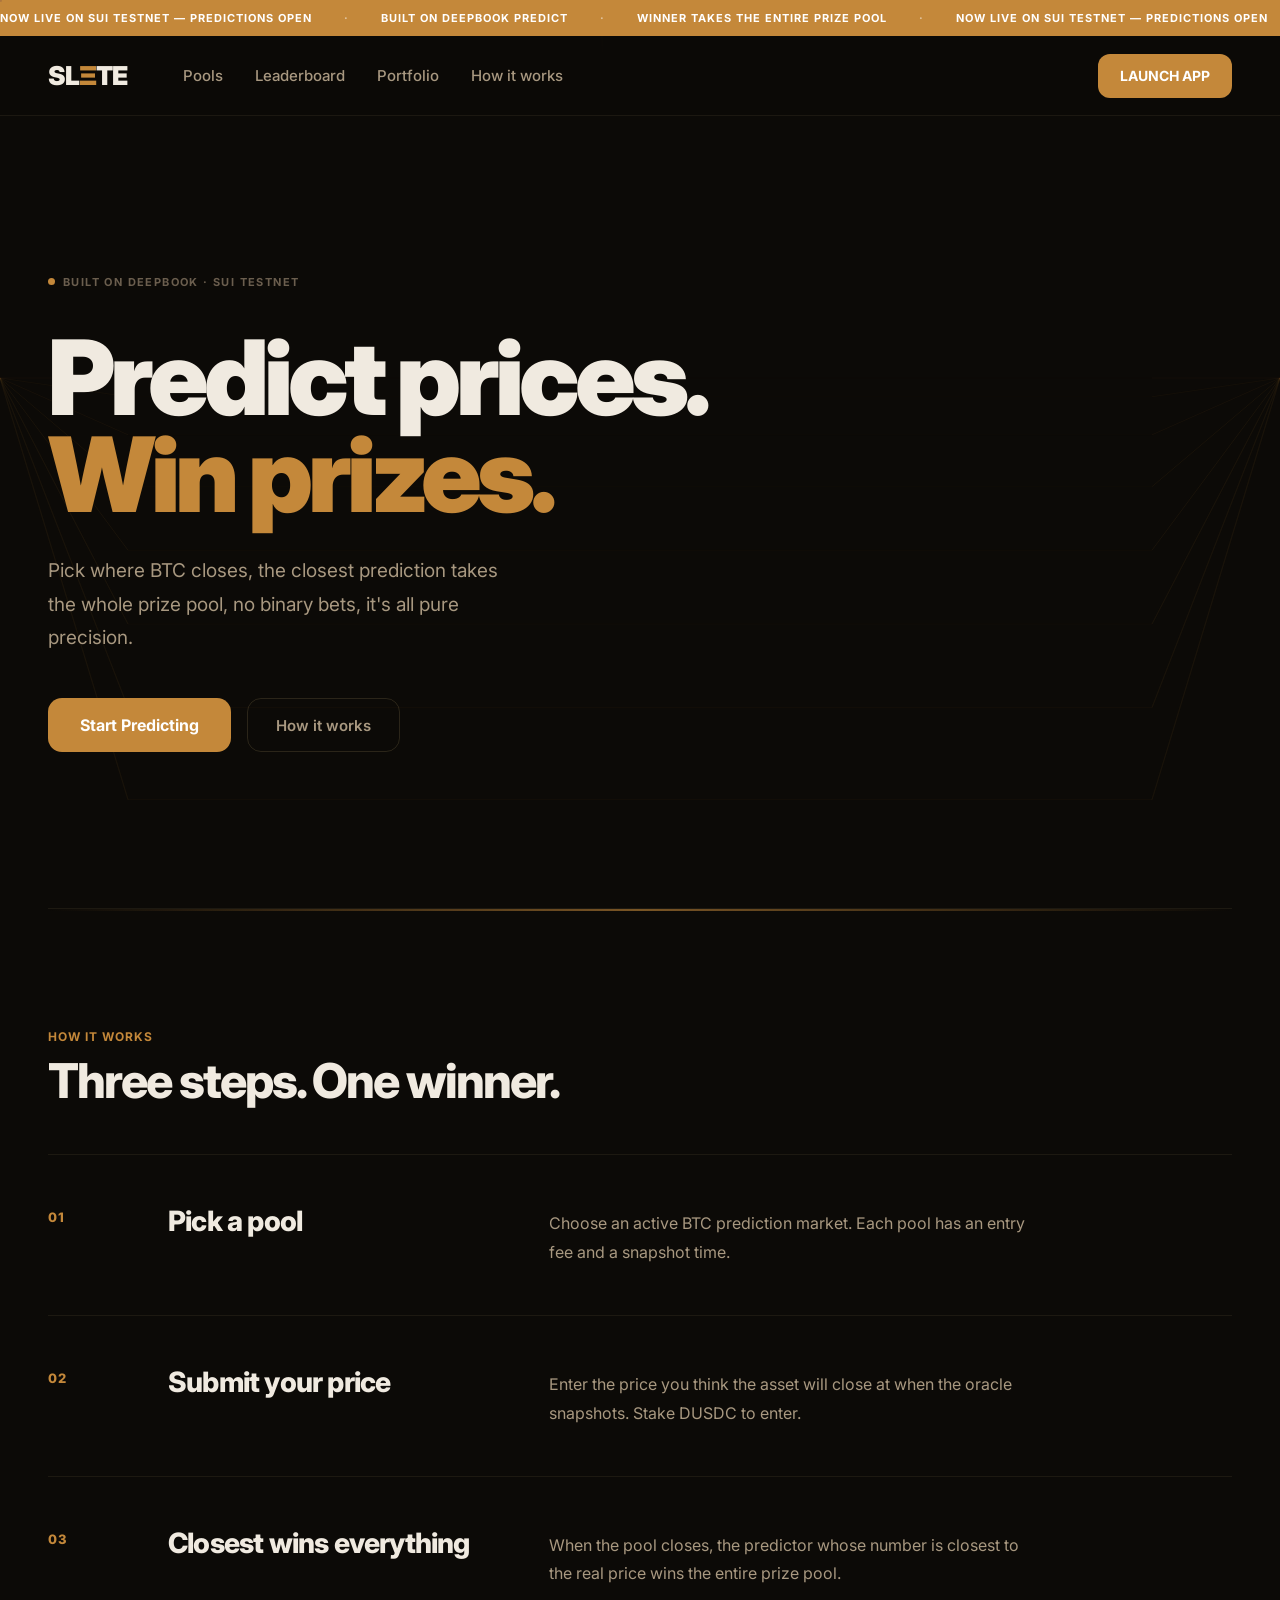
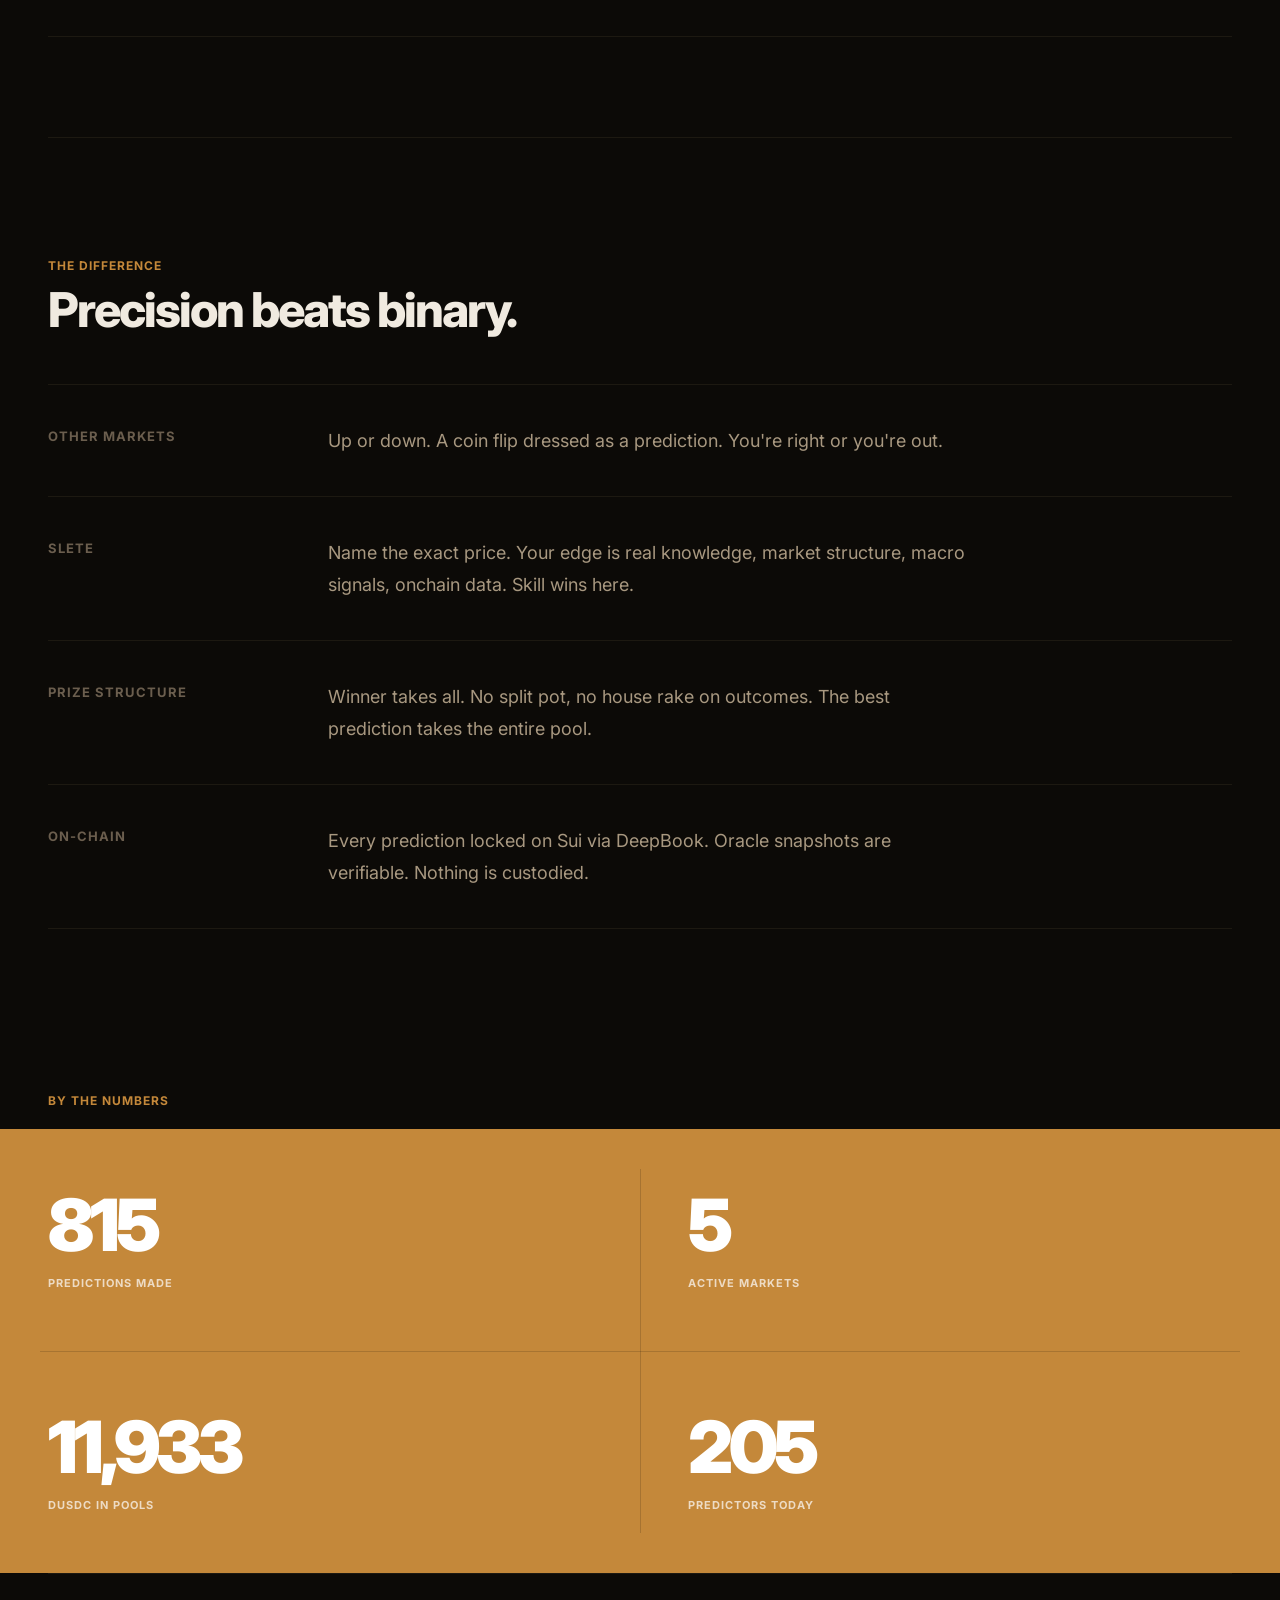
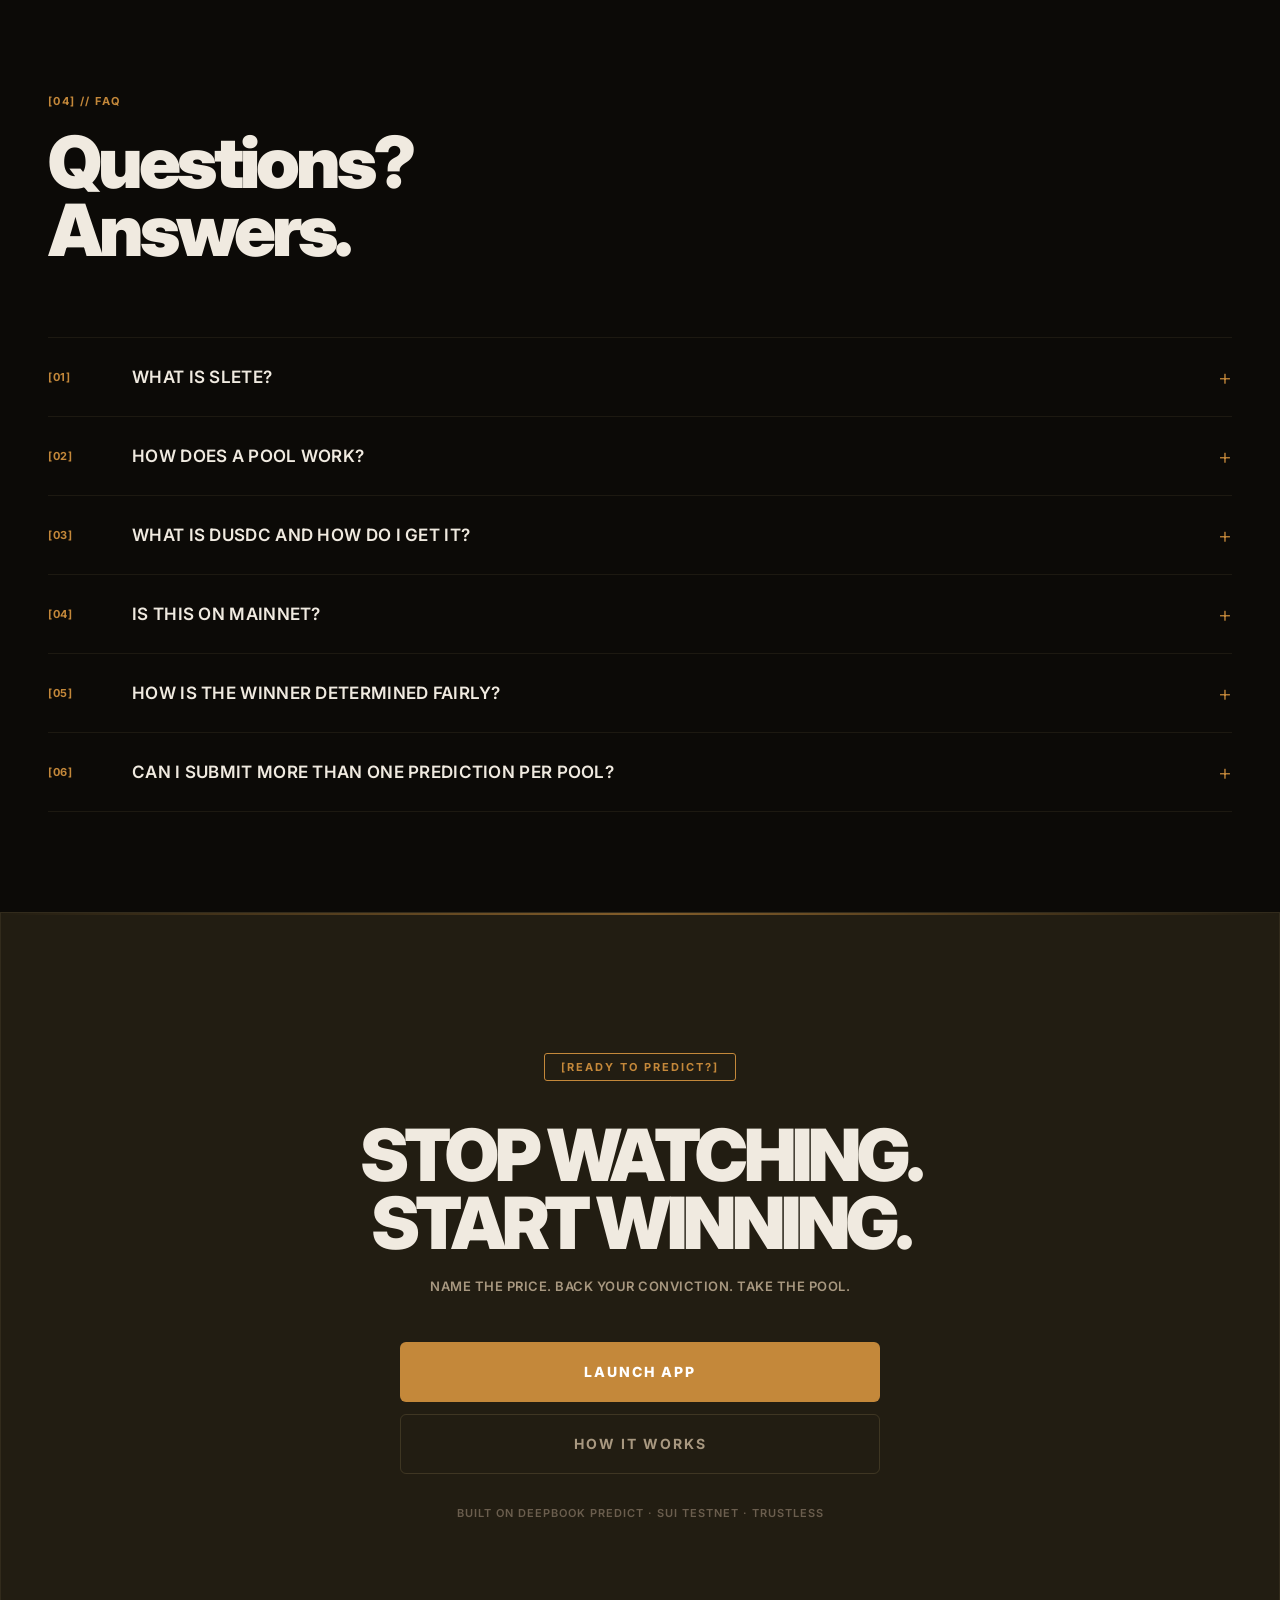
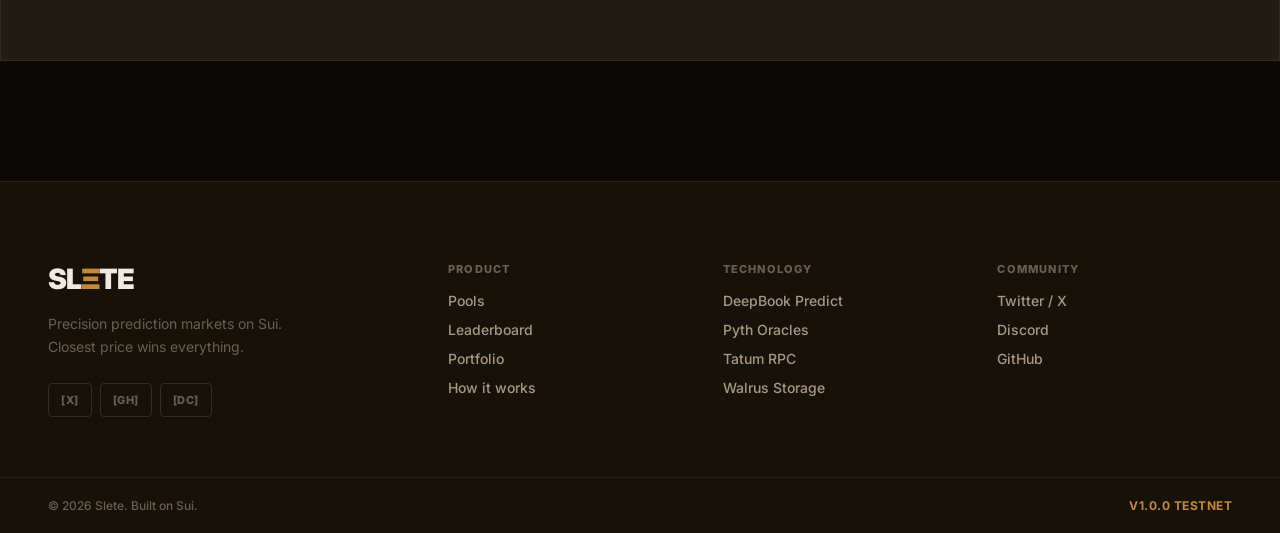
<file: index.html>
<!DOCTYPE html>
<html lang="en">
<head>
<meta charset="UTF-8">
<meta name="viewport" content="width=device-width, initial-scale=1.0">
<title>Slete | Predict Prices | Win Prizes</title>
<link rel="stylesheet" href="sletelanding-desktop.css">
<link rel="stylesheet" href="sletelanding.css">
<link rel="preconnect" href="https://fonts.googleapis.com">
<link rel="preconnect" href="https://fonts.gstatic.com" crossorigin>
<link href="https://fonts.googleapis.com/css2?family=Inter:wght@400;500;600;700;800;900&display=swap" rel="stylesheet">

<link rel="icon" href="slete3.png" type="image/png" sizes="16x16" />

</head>
<body>

<canvas id="bgCanvas"></canvas>

<div class="announce-bar">
    <div class="announce-track">
        <span> Now live on Sui Testnet — predictions open</span>
        <span class="announce-sep">·</span>
        <span>Built on DeepBook Predict</span>
        <span class="announce-sep">·</span>
        <span>Winner takes the entire prize pool</span>
        <span class="announce-sep">·</span>
        <span> Now live on Sui Testnet — predictions open</span>
        <span class="announce-sep">·</span>
        <span>Built on DeepBook Predict</span>
        <span class="announce-sep">·</span>
        <span>Winner takes the entire prize pool</span>
        <span class="announce-sep">·</span>
    </div>
</div>

<header class="navbar">
    <div class="nav-left">
        <div class="logo">SL<span>Ξ</span>TE</div>
        <nav class="nav-links">
            <a href="product.html#pools">Pools</a>
            <a href="product.html#leaderboard">Leaderboard</a>
            <a href="product.html#portfolio">Portfolio</a>
            <a href="#how">How it works</a>
        </nav>
    </div>
  
  <a href="product.html" class="wallet-btn" id="walletBtn">
    LAUNCH APP
</a>
    
</header>

<main>

    <!-- HERO -->
    <section class="hero">

        <div class="hero-eyebrow">
            <span class="eyebrow-dot"></span>
            Built on DeepBook · Sui Testnet
        </div>

        <h1 class="hero-headline">
            Predict prices.<br>
            <span class="headline-accent">Win prizes.</span>
        </h1>

        <p class="hero-sub">
            Pick where BTC closes, the closest prediction takes the whole prize pool, no binary bets, it's all pure precision.
        </p>

        <div class="hero-actions">
            <a href="product.html" class="primary-btn">Start Predicting</a>
            <a href="#how" class="ghost-btn">How it works</a>
        </div>
        
    </section>

    <!-- HOW IT WORKS -->
    <section class="how" id="how">

        <div class="section-label">How it works</div>
        <h2 class="section-title">Three steps. One winner.</h2>

        <div class="steps-grid">

            <div class="step-card reveal">
                <div class="step-num">01</div>
                <h3>Pick a pool</h3>
                <p>Choose an active BTC prediction market. Each pool has an entry fee and a snapshot time.</p>
            </div>

            <div class="step-card reveal">
                <div class="step-num">02</div>
                <h3>Submit your price</h3>
                <p>Enter the price you think the asset will close at when the oracle snapshots. Stake DUSDC to enter.</p>
            </div>

            <div class="step-card reveal">
                <div class="step-num">03</div>
                <h3>Closest wins everything</h3>
                <p>When the pool closes, the predictor whose number is closest to the real price wins the entire prize pool.</p>
            </div>

        </div>

    </section>

   <!-- WHY PRECISION -->
    <section class="why-section">
        <div class="section-label">The difference</div>
        <h2 class="section-title">Precision beats binary.</h2>
        <div class="why-rows">
            <div class="why-row reveal">
                <div class="why-row-label">Other markets</div>
                <div class="why-row-copy">Up or down. A coin flip dressed as a prediction. You're right or you're out.</div>
            </div>
            <div class="why-row reveal">
                <div class="why-row-label">Slete</div>
                <div class="why-row-copy">Name the exact price. Your edge is real knowledge, market structure, macro signals, onchain data. Skill wins here.</div>
            </div>
            <div class="why-row reveal">
                <div class="why-row-label">Prize structure</div>
                <div class="why-row-copy">Winner takes all. No split pot, no house rake on outcomes. The best prediction takes the entire pool.</div>
            </div>
            <div class="why-row reveal">
                <div class="why-row-label">On-chain</div>
                <div class="why-row-copy">Every prediction locked on Sui via DeepBook. Oracle snapshots are verifiable. Nothing is custodied.</div>
            </div>
        </div>
    </section>

   <!-- STATS STRIP -->
    <div class="stats-eyebrow reveal">
        <span class="section-label">By the numbers</span>
    </div>
    <section class="stats-strip reveal">
        <div class="stat-item">
            <strong data-count="0" data-target="847">0</strong>
            <span>Predictions made</span>
        </div>
        <div class="stat-divider"></div>
        <div class="stat-item">
            <strong data-count="0" data-target="6">0</strong>
            <span>Active markets</span>
        </div>
        <div class="stat-divider"></div>
        <div class="stat-item">
            <strong data-count="0" data-target="12400">0</strong>
            <span>DUSDC in pools</span>
        </div>
        <div class="stat-divider"></div>
        <div class="stat-item">
            <strong data-count="0" data-target="214">0</strong>
            <span>Predictors today</span>
        </div>
    </section>
    
    <!-- FAQ -->
    <section class="faq-section" id="faq">
        <div class="section-counter">[04] // FAQ</div>
        <h2 class="section-title-xl">Questions?<br>Answers.</h2>

        <div class="faq-list">

            <div class="faq-item">
                <button class="faq-trigger" aria-expanded="false">
                    <span class="faq-num">[01]</span>
                    <span class="faq-q">What is Slete?</span>
                    <span class="faq-icon">+</span>
                </button>
                <div class="faq-body">
                    <p>Slete is a precision prediction market built on DeepBook Predict on Sui. Instead of binary up/down bets, you name the exact closing price of an asset. The predictor closest to the real oracle price wins the entire prize pool, there are no splits, no house edge on outcomes.</p>
                </div>
            </div>

            <div class="faq-item">
                <button class="faq-trigger" aria-expanded="false">
                    <span class="faq-num">[02]</span>
                    <span class="faq-q">How does a pool work?</span>
                    <span class="faq-icon">+</span>
                </button>
                <div class="faq-body">
                    <p>Each pool has a target asset (currently BTC/USDC), an entry fee in DUSDC and a snapshot time. You submit your predicted closing price and stake DUSDC to enter. When the snapshot time hits, the DeepBook oracle records the actual price onchain. The predictor whose number is closest wins everything in the pool.</p>
                </div>
            </div>

            <div class="faq-item">
                <button class="faq-trigger" aria-expanded="false">
                    <span class="faq-num">[03]</span>
                    <span class="faq-q">What is DUSDC and how do I get it?</span>
                    <span class="faq-icon">+</span>
                </button>
                <div class="faq-body">
                    <p>DUSDC is the testnet stablecoin used on DeepBook Predict it's a 1:1 USD-pegged token on Sui Testnet. You can receive DUSDC directly from the Slete team or DeepBook team. Since this is testnet, there's no real money at stake, it's perfect for learning the mechanics before mainnet.</p>
                </div>
            </div>

            <div class="faq-item">
                <button class="faq-trigger" aria-expanded="false">
                    <span class="faq-num">[04]</span>
                    <span class="faq-q">Is this on mainnet?</span>
                    <span class="faq-icon">+</span>
                </button>
                <div class="faq-body">
                    <p>Slete is currently live on Sui Testnet, running on DeepBook Predict's testnet deployment. All predictions, entries and payouts use testnet DUSDC. Mainnet launch will follow once the protocol is fully audited and battle tested.</p>
                </div>
            </div>

            <div class="faq-item">
                <button class="faq-trigger" aria-expanded="false">
                    <span class="faq-num">[05]</span>
                    <span class="faq-q">How is the winner determined fairly?</span>
                    <span class="faq-icon">+</span>
                </button>
                <div class="faq-body">
                    <p>Settlement is fully onchain and trustless. At snapshot time, a DeepBook oracle price feed records the asset price directly into the DeepBook Predict smart contract. The contract then calculates which prediction is numerically closest and releases the pool to that address automatically.</p>
                </div>
            </div>

            <div class="faq-item">
                <button class="faq-trigger" aria-expanded="false">
                    <span class="faq-num">[06]</span>
                    <span class="faq-q">Can I submit more than one prediction per pool?</span>
                    <span class="faq-icon">+</span>
                </button>
                <div class="faq-body">
                    <p>Each wallet can submit more than one prediction per pool. This keeps the competition skill based, you commit to a price, you back it with stake and you live with the result. Multiple pools run simultaneously with different snapshot times, so you can be active across several markets at once.</p>
                </div>
            </div>

        </div>
    </section>

    <!-- BOTTOM CTA -->
    <section class="bottom-cta reveal">
        <div class="cta-eyebrow">[READY TO PREDICT?]</div>
        <h2>Stop watching.<br>Start winning.</h2>
        <p>Name the price. Back your conviction. Take the pool.</p>
        <div class="cta-buttons">
            <a href="product.html" class="cta-btn-primary">Launch App</a>
            <a href="#how" class="cta-btn-ghost">How it works</a>
        </div>
        <div class="bottom-badge">
            Built on DeepBook Predict · Sui Testnet · Trustless
        </div>
    </section>

</main>

<footer class="footer-full">
    <div class="footer-top">
        <div class="footer-brand">
            <div class="footer-logo">SL<span>Ξ</span>TE</div>
            <p class="footer-desc">Precision prediction markets on Sui.<br>Closest price wins everything.</p>
            <div class="footer-socials">
                <a href="https://x.com/DomainGenius2" target="_blank" class="footer-social-btn">[X]</a>
                <a href="https://github.com/Miracle395/Slete" class="footer-social-btn">[GH]</a>
                <a href="#" class="footer-social-btn">[DC]</a>
            </div>
        </div>
        <div class="footer-cols">
            <div class="footer-col">
                <div class="footer-col-label">Product</div>
                <a href="product.html">Pools</a>
                <a href="product.html#leaderboard">Leaderboard</a>
                <a href="product.html#portfolio">Portfolio</a>
                <a href="#how">How it works</a>
            </div>
            <div class="footer-col">
                <div class="footer-col-label">Technology</div>
                <a href="https://deepbook.tech" target="_blank">DeepBook Predict</a>
                <a href="https://pyth.network" target="_blank">Pyth Oracles</a>
                <a href="https://tatum.io" target="_blank">Tatum RPC</a>
                <a href="https://walrus.xyz" target="_blank">Walrus Storage</a>
            </div>
            <div class="footer-col">
                <div class="footer-col-label">Community</div>
                <a href="https://x.com/DomainGenius2" target="_blank">Twitter / X</a>
                <a href="#">Discord</a>
                <a href="https://github.com/Miracle395/Slete">GitHub</a>
            </div>
        </div>
    </div>
    <div class="footer-bottom">
        <span>© 2026 Slete. Built on Sui.</span>
        <span class="footer-version">V1.0.0  TESTNET</span>
    </div>
</footer>

<script src="sletelanding.js"></script>
</body>
</html>
</file>
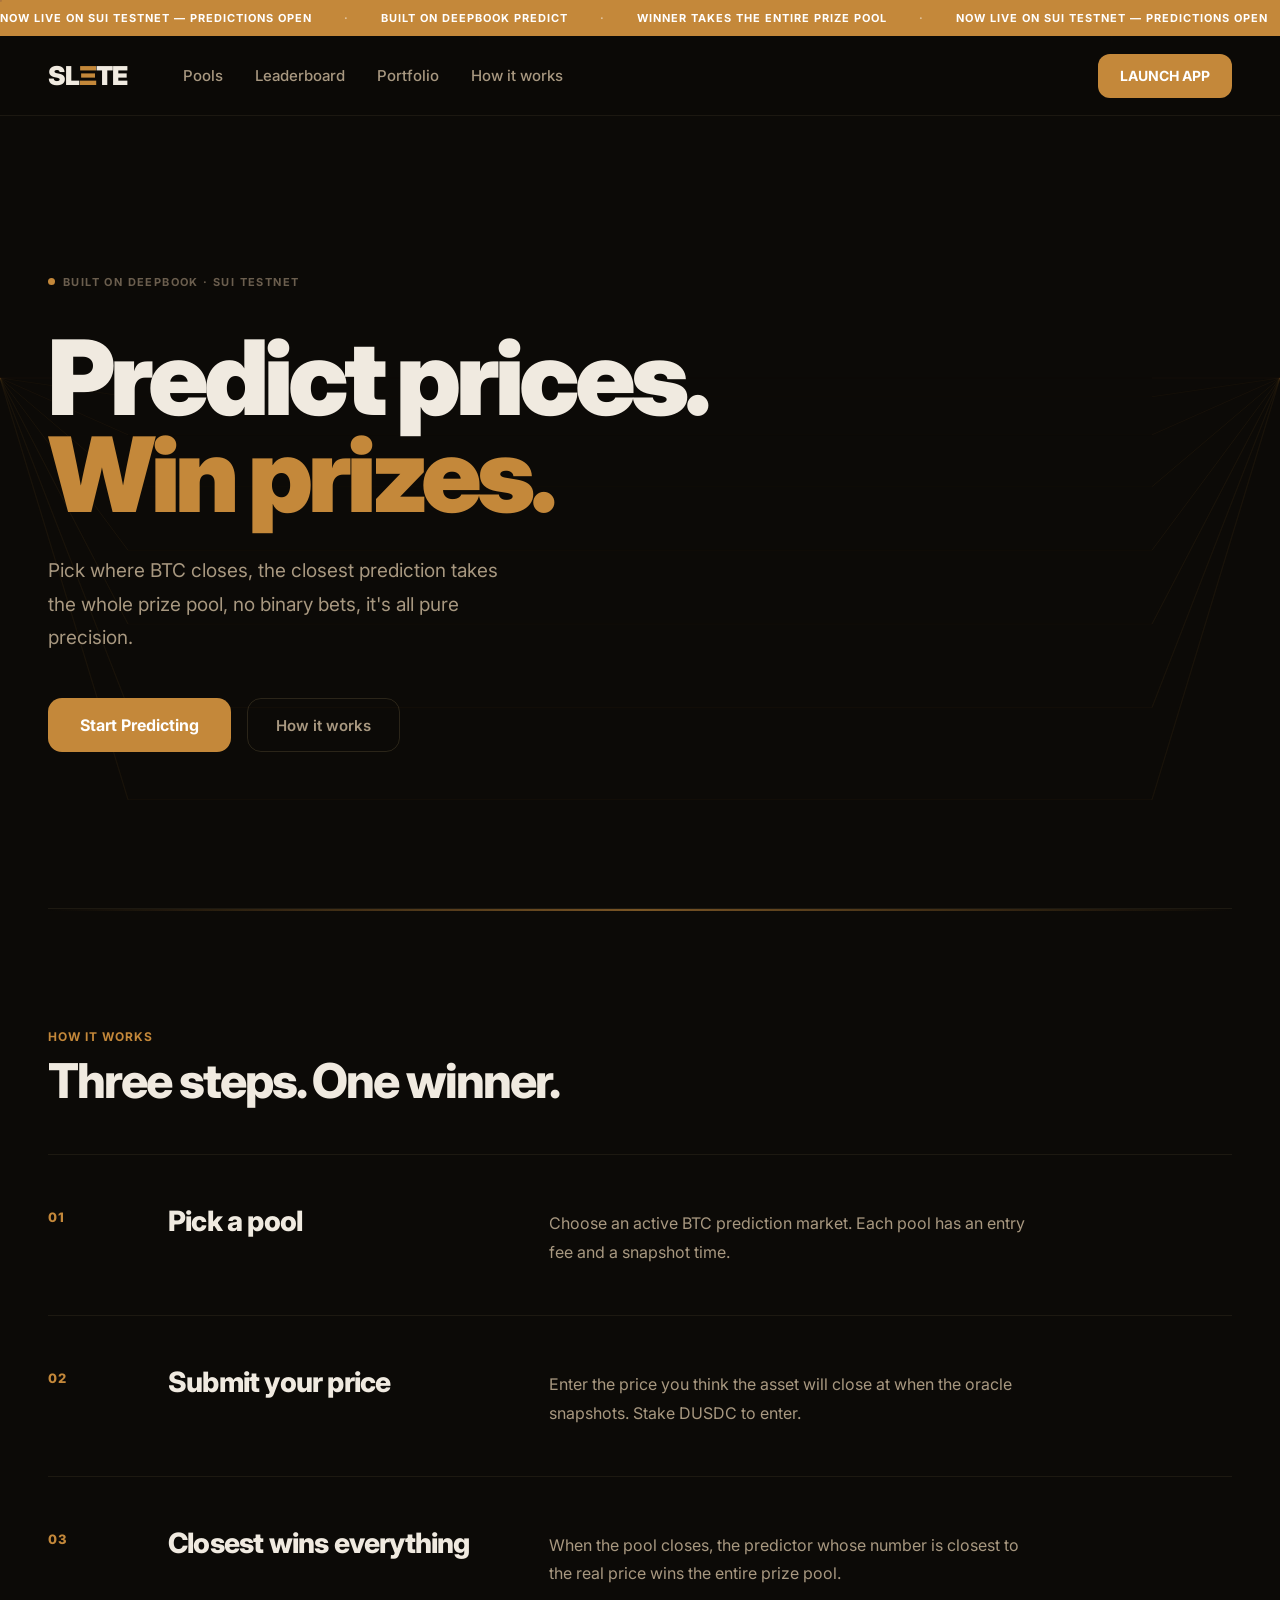
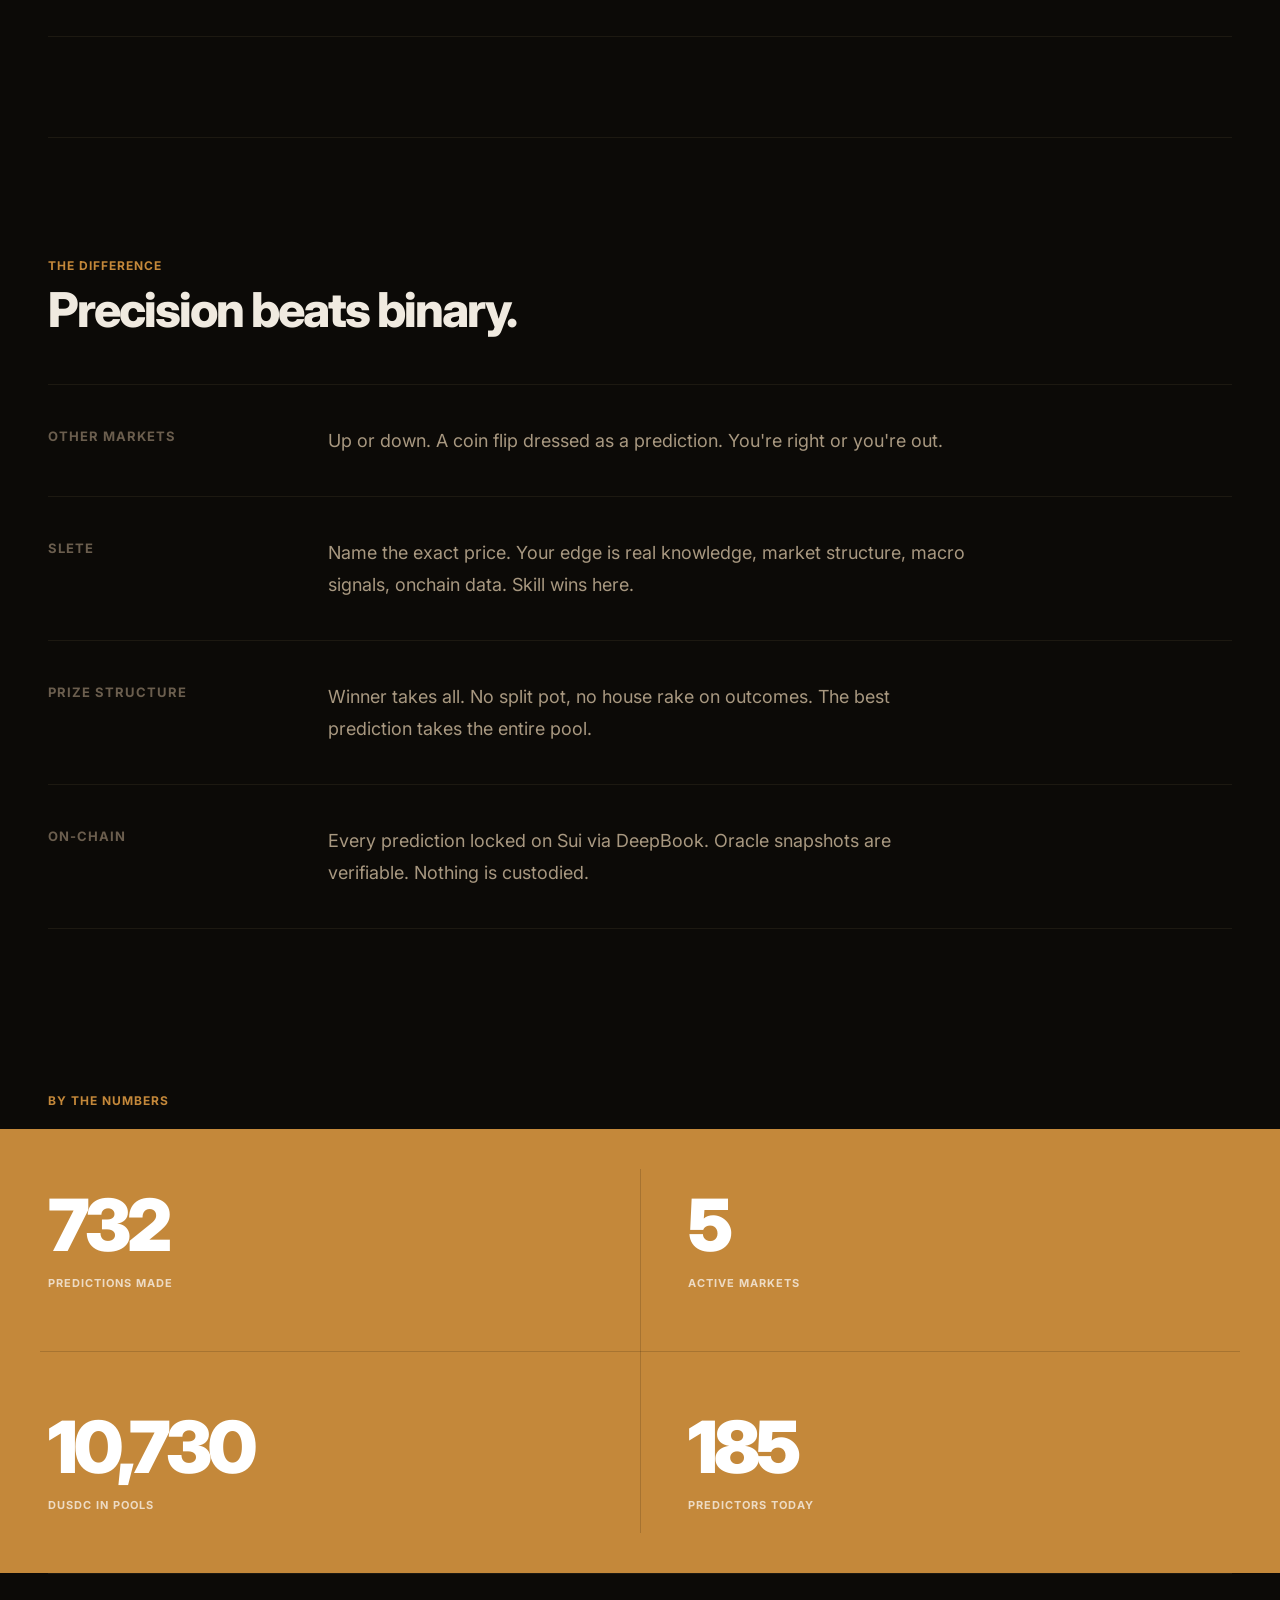
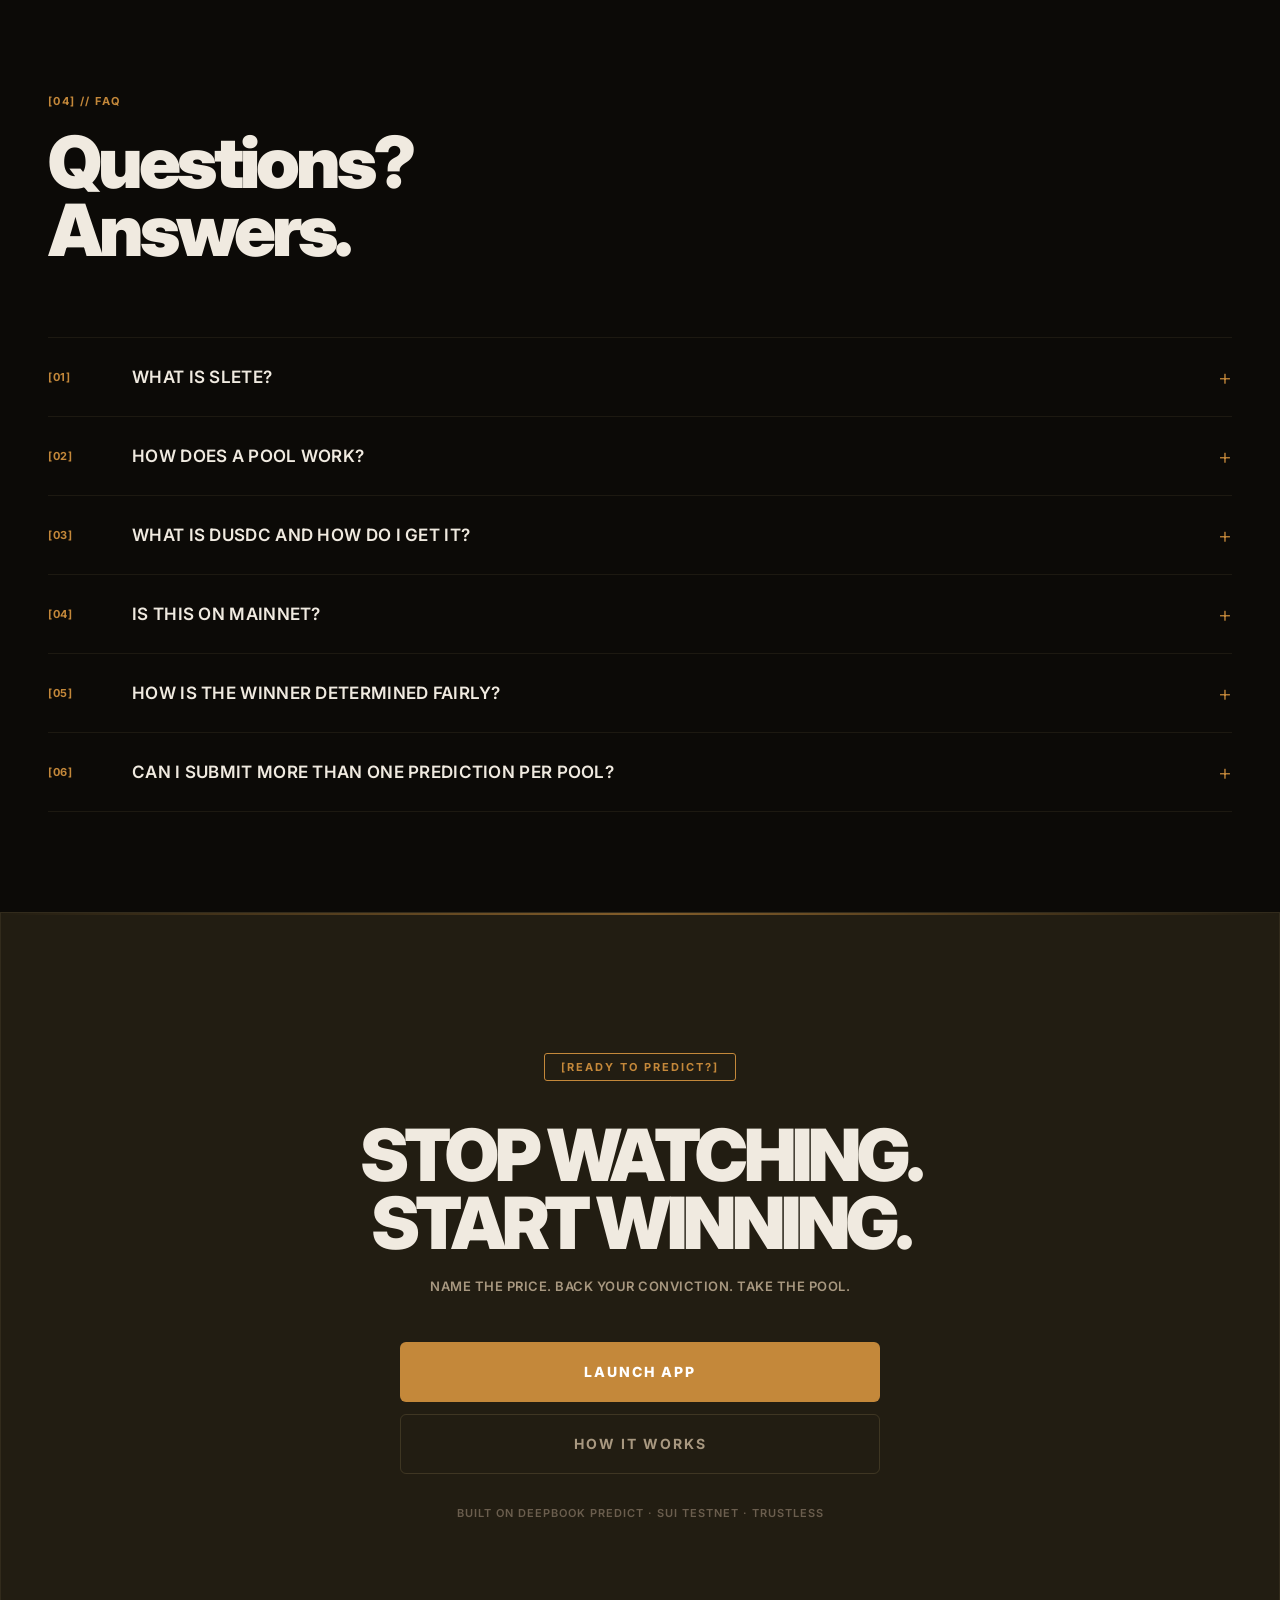
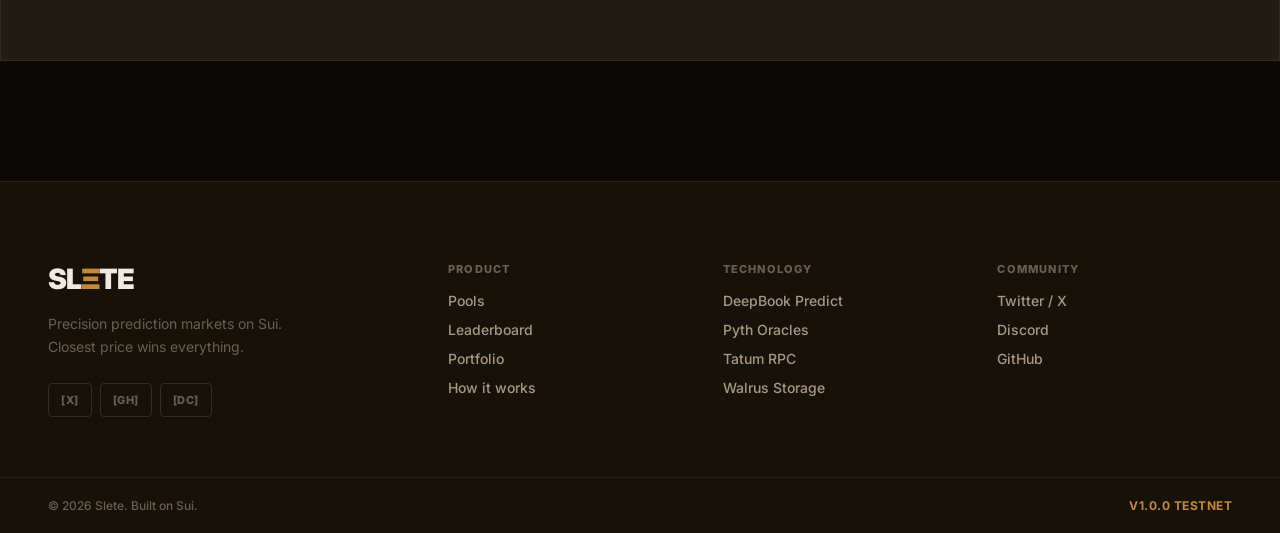
<file: sletelanding.html>
<!DOCTYPE html>
<html lang="en">
<head>
<meta charset="UTF-8">
<meta name="viewport" content="width=device-width, initial-scale=1.0">
<title>Slete | Predict Prices | Win Prizes</title>
<link rel="stylesheet" href="sletelanding-desktop.css">
<link rel="stylesheet" href="sletelanding.css">
<link rel="preconnect" href="https://fonts.googleapis.com">
<link rel="preconnect" href="https://fonts.gstatic.com" crossorigin>
<link href="https://fonts.googleapis.com/css2?family=Inter:wght@400;500;600;700;800;900&display=swap" rel="stylesheet">

<link rel="icon" href="slete1.png" type="image/png" sizes="16x16" />

</head>
<body>

<canvas id="bgCanvas"></canvas>

<div class="announce-bar">
    <div class="announce-track">
        <span> Now live on Sui Testnet — predictions open</span>
        <span class="announce-sep">·</span>
        <span>Built on DeepBook Predict</span>
        <span class="announce-sep">·</span>
        <span>Winner takes the entire prize pool</span>
        <span class="announce-sep">·</span>
        <span> Now live on Sui Testnet — predictions open</span>
        <span class="announce-sep">·</span>
        <span>Built on DeepBook Predict</span>
        <span class="announce-sep">·</span>
        <span>Winner takes the entire prize pool</span>
        <span class="announce-sep">·</span>
    </div>
</div>

<header class="navbar">
    <div class="nav-left">
        <div class="logo">SL<span>Ξ</span>TE</div>
        <nav class="nav-links">
            <a href="index.html#pools">Pools</a>
            <a href="index.html#leaderboard">Leaderboard</a>
            <a href="index.html#portfolio">Portfolio</a>
            <a href="#how">How it works</a>
        </nav>
    </div>
    <button class="wallet-btn" id="walletBtn">LAUNCH APP</button>
</header>

<main>

    <!-- HERO -->
    <section class="hero">

        <div class="hero-eyebrow">
            <span class="eyebrow-dot"></span>
            Built on DeepBook · Sui Testnet
        </div>

        <h1 class="hero-headline">
            Predict prices.<br>
            <span class="headline-accent">Win prizes.</span>
        </h1>

        <p class="hero-sub">
            Pick where BTC closes, the closest prediction takes the whole prize pool, no binary bets, it's all pure precision.
        </p>

        <div class="hero-actions">
            <a href="index.html" class="primary-btn">Start Predicting</a>
            <a href="#how" class="ghost-btn">How it works</a>
        </div>
        
    </section>

    <!-- HOW IT WORKS -->
    <section class="how" id="how">

        <div class="section-label">How it works</div>
        <h2 class="section-title">Three steps. One winner.</h2>

        <div class="steps-grid">

            <div class="step-card reveal">
                <div class="step-num">01</div>
                <h3>Pick a pool</h3>
                <p>Choose an active BTC prediction market. Each pool has an entry fee and a snapshot time.</p>
            </div>

            <div class="step-card reveal">
                <div class="step-num">02</div>
                <h3>Submit your price</h3>
                <p>Enter the price you think the asset will close at when the oracle snapshots. Stake DUSDC to enter.</p>
            </div>

            <div class="step-card reveal">
                <div class="step-num">03</div>
                <h3>Closest wins everything</h3>
                <p>When the pool closes, the predictor whose number is closest to the real price wins the entire prize pool.</p>
            </div>

        </div>

    </section>

   <!-- WHY PRECISION -->
    <section class="why-section">
        <div class="section-label">The difference</div>
        <h2 class="section-title">Precision beats binary.</h2>
        <div class="why-rows">
            <div class="why-row reveal">
                <div class="why-row-label">Other markets</div>
                <div class="why-row-copy">Up or down. A coin flip dressed as a prediction. You're right or you're out.</div>
            </div>
            <div class="why-row reveal">
                <div class="why-row-label">Slete</div>
                <div class="why-row-copy">Name the exact price. Your edge is real knowledge, market structure, macro signals, onchain data. Skill wins here.</div>
            </div>
            <div class="why-row reveal">
                <div class="why-row-label">Prize structure</div>
                <div class="why-row-copy">Winner takes all. No split pot, no house rake on outcomes. The best prediction takes the entire pool.</div>
            </div>
            <div class="why-row reveal">
                <div class="why-row-label">On-chain</div>
                <div class="why-row-copy">Every prediction locked on Sui via DeepBook. Oracle snapshots are verifiable. Nothing is custodied.</div>
            </div>
        </div>
    </section>

   <!-- STATS STRIP -->
    <div class="stats-eyebrow reveal">
        <span class="section-label">By the numbers</span>
    </div>
    <section class="stats-strip reveal">
        <div class="stat-item">
            <strong data-count="0" data-target="847">0</strong>
            <span>Predictions made</span>
        </div>
        <div class="stat-divider"></div>
        <div class="stat-item">
            <strong data-count="0" data-target="6">0</strong>
            <span>Active markets</span>
        </div>
        <div class="stat-divider"></div>
        <div class="stat-item">
            <strong data-count="0" data-target="12400">0</strong>
            <span>DUSDC in pools</span>
        </div>
        <div class="stat-divider"></div>
        <div class="stat-item">
            <strong data-count="0" data-target="214">0</strong>
            <span>Predictors today</span>
        </div>
    </section>
    
    <!-- FAQ -->
    <section class="faq-section" id="faq">
        <div class="section-counter">[04] // FAQ</div>
        <h2 class="section-title-xl">Questions?<br>Answers.</h2>

        <div class="faq-list">

            <div class="faq-item">
                <button class="faq-trigger" aria-expanded="false">
                    <span class="faq-num">[01]</span>
                    <span class="faq-q">What is Slete?</span>
                    <span class="faq-icon">+</span>
                </button>
                <div class="faq-body">
                    <p>Slete is a precision prediction market built on DeepBook Predict on Sui. Instead of binary up/down bets, you name the exact closing price of an asset. The predictor closest to the real oracle price wins the entire prize pool, there are no splits, no house edge on outcomes.</p>
                </div>
            </div>

            <div class="faq-item">
                <button class="faq-trigger" aria-expanded="false">
                    <span class="faq-num">[02]</span>
                    <span class="faq-q">How does a pool work?</span>
                    <span class="faq-icon">+</span>
                </button>
                <div class="faq-body">
                    <p>Each pool has a target asset (currently BTC/USDC), an entry fee in DUSDC and a snapshot time. You submit your predicted closing price and stake DUSDC to enter. When the snapshot time hits, the DeepBook oracle records the actual price onchain. The predictor whose number is closest wins everything in the pool.</p>
                </div>
            </div>

            <div class="faq-item">
                <button class="faq-trigger" aria-expanded="false">
                    <span class="faq-num">[03]</span>
                    <span class="faq-q">What is DUSDC and how do I get it?</span>
                    <span class="faq-icon">+</span>
                </button>
                <div class="faq-body">
                    <p>DUSDC is the testnet stablecoin used on DeepBook Predict it's a 1:1 USD-pegged token on Sui Testnet. You can receive DUSDC directly from the Slete team or DeepBook team. Since this is testnet, there's no real money at stake, it's perfect for learning the mechanics before mainnet.</p>
                </div>
            </div>

            <div class="faq-item">
                <button class="faq-trigger" aria-expanded="false">
                    <span class="faq-num">[04]</span>
                    <span class="faq-q">Is this on mainnet?</span>
                    <span class="faq-icon">+</span>
                </button>
                <div class="faq-body">
                    <p>Slete is currently live on Sui Testnet, running on DeepBook Predict's testnet deployment. All predictions, entries and payouts use testnet DUSDC. Mainnet launch will follow once the protocol is fully audited and battle tested.</p>
                </div>
            </div>

            <div class="faq-item">
                <button class="faq-trigger" aria-expanded="false">
                    <span class="faq-num">[05]</span>
                    <span class="faq-q">How is the winner determined fairly?</span>
                    <span class="faq-icon">+</span>
                </button>
                <div class="faq-body">
                    <p>Settlement is fully onchain and trustless. At snapshot time, a DeepBook oracle price feed records the asset price directly into the DeepBook Predict smart contract. The contract then calculates which prediction is numerically closest and releases the pool to that address automatically.</p>
                </div>
            </div>

            <div class="faq-item">
                <button class="faq-trigger" aria-expanded="false">
                    <span class="faq-num">[06]</span>
                    <span class="faq-q">Can I submit more than one prediction per pool?</span>
                    <span class="faq-icon">+</span>
                </button>
                <div class="faq-body">
                    <p>Each wallet can submit more than one prediction per pool. This keeps the competition skill based, you commit to a price, you back it with stake and you live with the result. Multiple pools run simultaneously with different snapshot times, so you can be active across several markets at once.</p>
                </div>
            </div>

        </div>
    </section>

    <!-- BOTTOM CTA -->
    <section class="bottom-cta reveal">
        <div class="cta-eyebrow">[READY TO PREDICT?]</div>
        <h2>Stop watching.<br>Start winning.</h2>
        <p>Name the price. Back your conviction. Take the pool.</p>
        <div class="cta-buttons">
            <a href="index.html" class="cta-btn-primary">Launch App</a>
            <a href="#how" class="cta-btn-ghost">How it works</a>
        </div>
        <div class="bottom-badge">
            Built on DeepBook Predict · Sui Testnet · Trustless
        </div>
    </section>

</main>

<footer class="footer-full">
    <div class="footer-top">
        <div class="footer-brand">
            <div class="footer-logo">SL<span>Ξ</span>TE</div>
            <p class="footer-desc">Precision prediction markets on Sui.<br>Closest price wins everything.</p>
            <div class="footer-socials">
                <a href="https://x.com/DomainGenius2" target="_blank" class="footer-social-btn">[X]</a>
                <a href="https://github.com/Miracle395/Slete" class="footer-social-btn">[GH]</a>
                <a href="#" class="footer-social-btn">[DC]</a>
            </div>
        </div>
        <div class="footer-cols">
            <div class="footer-col">
                <div class="footer-col-label">Product</div>
                <a href="index.html">Pools</a>
                <a href="index.html#leaderboard">Leaderboard</a>
                <a href="index.html#portfolio">Portfolio</a>
                <a href="#how">How it works</a>
            </div>
            <div class="footer-col">
                <div class="footer-col-label">Technology</div>
                <a href="https://deepbook.tech" target="_blank">DeepBook Predict</a>
                <a href="https://pyth.network" target="_blank">Pyth Oracles</a>
                <a href="https://tatum.io" target="_blank">Tatum RPC</a>
                <a href="https://walrus.xyz" target="_blank">Walrus Storage</a>
            </div>
            <div class="footer-col">
                <div class="footer-col-label">Community</div>
                <a href="https://x.com/DomainGenius2" target="_blank">Twitter / X</a>
                <a href="#">Discord</a>
                <a href="https://github.com/Miracle395/Slete">GitHub</a>
            </div>
        </div>
    </div>
    <div class="footer-bottom">
        <span>© 2026 Slete. Built on Sui.</span>
        <span class="footer-version">V1.0.0  TESTNET</span>
    </div>
</footer>

<script src="sletelanding.js"></script>
</body>
</html>
</file>
<file: sletelanding-desktop.css>
/* =========================================================
   SLETE LANDING — DESKTOP
========================================================= */

:root {
    --bg:           #0C0A07;
    --surface:      #161209;
    --surface-2:    #1E1910;
    --surface-raised:#221D12;
    --border:       rgba(255,220,150,0.07);
    --border-strong:rgba(255,220,150,0.13);
    --text:         #F0EAE0;
    --text-soft:    #A89880;
    --text-muted:   #6B5E4E;
    --accent:       #C4883A;
    --accent-hover: #D9A050;
    --accent-soft:  rgba(196,136,58,0.14);
    --green:        #3DBF82;
    --red:          #E05050;
    --container:    1320px;
    --radius:       20px;
}

* { margin:0; padding:0; box-sizing:border-box; }

/* =========================================================
   ANNOUNCE BAR
========================================================= */

.announce-bar {
    position: relative;
    z-index: 101;
    background: var(--accent);
    overflow: hidden;
    height: 36px;
    display: flex;
    align-items: center;
}

.announce-track {
    display: flex;
    align-items: center;
    gap: 32px;
    white-space: nowrap;
    animation: announceTicker 22s linear infinite;
    padding-right: 32px;
}

.announce-track span {
    font-size: 11px;
    font-weight: 700;
    text-transform: uppercase;
    letter-spacing: 1px;
    color: #fff;
}

.announce-sep {
    opacity: 0.5;
}

@keyframes announceTicker {
    0%   { transform: translateX(0); }
    100% { transform: translateX(-50%); }
}

body {
    background: var(--bg);
    color: var(--text);
    font-family: 'Inter', sans-serif;
    min-height: 100vh;
    overflow-x: hidden;
    -webkit-font-smoothing: antialiased;
}

#bgCanvas {
    position: fixed;
    inset: 0;
    z-index: 0;
    pointer-events: none;
    opacity: 1;
}

/* =========================================================
   NAVBAR
========================================================= */

.navbar {
    position: sticky;
    top: 0;
    z-index: 100;
    max-width: 100%;
    height: 80px;
    display: flex;
    align-items: center;
    justify-content: space-between;
    padding: 0 48px;
    background: rgba(12,10,7,0.96) !important;
    backdrop-filter: blur(24px);
    -webkit-backdrop-filter: blur(24px);
    border-bottom: 1px solid var(--border);
}

.nav-btc { display: none !important; }

.nav-left {
    display: flex;
    align-items: center;
    gap: 56px;
}

.logo {
    font-size: 26px;
    font-weight: 900;
    letter-spacing: -1px;
    color: var(--text);
    cursor: pointer;
    text-decoration: none;
}

.logo span { color: var(--accent); }

.nav-links {
    display: flex;
    gap: 32px;
}

.nav-links a {
    text-decoration: none;
    color: var(--text-soft);
    font-weight: 500;
    font-size: 15px;
    transition: color .2s;
}

.nav-links a:hover { color: var(--text); }

.wallet-btn {
    height: 44px;
    padding: 0 22px;
    border-radius: 12px;
    border: none;
    background: var(--accent);
    color: #fff;
    font-weight: 700;
    font-size: 14px;
    cursor: pointer;
    transition: background .2s, transform .15s;
    font-family: 'Inter', sans-serif;
}

.wallet-btn {
    display: inline-flex;
    align-items: center;
    justify-content: center;
    text-decoration: none;    
}

.wallet-btn:hover {
    background: var(--accent-hover);
    transform: translateY(-1px);
}

/* =========================================================
   MAIN
========================================================= */

main {
    position: relative;
    z-index: 1;
    max-width: var(--container);
    margin: 0 auto;
    padding: 0 48px 120px;
}

/* =========================================================
   HERO
========================================================= */

.hero {
    padding: 120px 0 100px;
    max-width: 860px;
    min-height: 88vh;
    display: flex;
    flex-direction: column;
    justify-content: flex-end;
}

.hero-eyebrow {
    display: inline-flex;
    align-items: center;
    gap: 8px;
    font-size: 11px;
    font-weight: 700;
    color: var(--text-muted);
    text-transform: uppercase;
    letter-spacing: 1.4px;
    margin-bottom: 40px;
}

.eyebrow-dot {
    width: 7px;
    height: 7px;
    border-radius: 50%;
    background: var(--accent);
    animation: breathe 2.4s ease-in-out infinite;
}

@keyframes breathe {
    0%, 100% { opacity: 1; transform: scale(1); }
    50%       { opacity: 0.4; transform: scale(0.7); }
}

.hero-headline {
    font-size: 104px;
    font-weight: 900;
    letter-spacing: -5px;
    line-height: 0.93;
    margin-bottom: 32px;
    color: var(--text);
}

.headline-accent {
    color: var(--accent);
}

.hero-sub {
    font-size: 19px;
    line-height: 1.75;
    color: var(--text-soft);
    max-width: 480px;
    margin-bottom: 44px;
    font-weight: 400;
}

.hero-actions {
    display: flex;
    align-items: center;
    gap: 16px;
    margin-bottom: 56px;
}

.primary-btn {
    display: inline-flex;
    align-items: center;
    justify-content: center;
    height: 54px;
    padding: 0 32px;
    border-radius: 14px;
    border: none;
    background: var(--accent);
    color: #fff;
    font-size: 16px;
    font-weight: 700;
    cursor: pointer;
    transition: background .2s, transform .15s;
    text-decoration: none;
    font-family: 'Inter', sans-serif;
}

.primary-btn:hover {
    background: var(--accent-hover);
    transform: translateY(-2px);
}

.ghost-btn {
    display: inline-flex;
    align-items: center;
    justify-content: center;
    height: 54px;
    padding: 0 28px;
    border-radius: 14px;
    border: 1.5px solid var(--border-strong);
    background: transparent;
    color: var(--text-soft);
    font-size: 15px;
    font-weight: 600;
    cursor: pointer;
    transition: border-color .2s, color .2s;
    text-decoration: none;
    font-family: 'Inter', sans-serif;
}

.ghost-btn:hover {
    border-color: var(--accent);
    color: var(--accent);
}

/* Live ticker */
.hero-ticker {
    display: inline-flex;
    align-items: center;
    background: var(--surface-raised);
    border: 1px solid var(--border);
    border-radius: 12px;
    padding: 14px 24px;
    gap: 24px;
    margin-top: 52px;
}

.ticker-item {
    display: flex;
    align-items: center;
    gap: 10px;
}

.ticker-label {
    font-size: 12px;
    font-weight: 700;
    color: var(--text-muted);
    text-transform: uppercase;
    letter-spacing: 0.6px;
}

.ticker-price {
    font-size: 15px;
    font-weight: 700;
    color: var(--text);
    min-width: 80px;
    transition: color .3s;
}

.ticker-change {
    font-size: 12px;
    font-weight: 600;
}

.ticker-change.positive { color: var(--green); }
.ticker-change.negative { color: var(--red); }

.ticker-divider {
    width: 1px;
    height: 28px;
    background: var(--border);
}

/* =========================================================
   SECTION LABELS
========================================================= */

.section-label {
    font-size: 12px;
    font-weight: 700;
    text-transform: uppercase;
    letter-spacing: 1px;
    color: var(--accent);
    margin-bottom: 12px;
}

.section-title {
    font-size: 48px;
    font-weight: 800;
    letter-spacing: -2px;
    color: var(--text);
    margin-bottom: 48px;
    line-height: 1.05;
}

/* =========================================================
   HOW IT WORKS
========================================================= */

.how {
    padding: 120px 0 100px;
    border-top: 1px solid var(--border);
}

.steps-grid {
    display: flex;
    flex-direction: column;
    gap: 0;
}

.step-card {
    display: grid;
    grid-template-columns: 80px 1fr 2fr;
    align-items: start;
    gap: 40px;
    padding: 48px 0;
    border-bottom: 1px solid var(--border);
    background: transparent;
    border-radius: 0;
    border: none;
    border-bottom: 1px solid var(--border);
    transition: none;
}

.step-card:first-child {
    border-top: 1px solid var(--border);
}

.step-card:hover {
    transform: none;
    border-color: var(--border);
}

.step-card:hover .step-card-title {
    color: var(--accent);
    transition: color 0.2s;
}

.step-num {
    font-size: 13px;
    font-weight: 800;
    letter-spacing: 1px;
    color: var(--accent);
    text-transform: uppercase;
    padding-top: 6px;
    font-family: 'Inter', sans-serif;
}

.step-card h3 {
    font-size: 28px;
    font-weight: 800;
    color: var(--text);
    letter-spacing: -0.8px;
    line-height: 1.15;
    padding-top: 2px;
    transition: color 0.2s;
}

.step-card p {
    font-size: 16px;
    line-height: 1.8;
    color: var(--text-soft);
    max-width: 480px;
    padding-top: 6px;
}

/* =========================================================
   STATS STRIP
========================================================= */

.stats-strip {
    display: grid;
    grid-template-columns: 1fr 1fr;
    background: var(--accent);
    border: none;
    border-radius: 0;
    padding: 0;
    margin: 0 -48px 0;
    overflow: hidden;
    position: relative;
}

/* Cross-rule dividers */
.stats-strip::before {
    content: '';
    position: absolute;
    left: 50%;
    top: 40px;
    bottom: 40px;
    width: 1px;
    background: rgba(0,0,0,0.15);
    pointer-events: none;
}

.stats-strip::after {
    content: '';
    position: absolute;
    top: 50%;
    left: 40px;
    right: 40px;
    height: 1px;
    background: rgba(0,0,0,0.15);
    pointer-events: none;
}

.stats-strip .stat-item {
    padding: 60px 48px;
    border: none;
    text-align: left;
}

.stats-strip .stat-item:nth-child(2),
.stats-strip .stat-item:nth-child(4) {
    border-right: none;
}

.stats-strip .stat-item:nth-child(3),
.stats-strip .stat-item:nth-child(4) {
    border-bottom: none;
}

.stat-item {
    text-align: center;
}

.stat-item strong {
    display: block;
    font-size: 72px;
    font-weight: 900;
    letter-spacing: -4px;
    color: #fff;
    margin-bottom: 10px;
    line-height: 1;
}

.stat-item span {
    font-size: 11px;
    color: rgba(255,255,255,0.7);
    font-weight: 700;
    text-transform: uppercase;
    letter-spacing: 1px;
}

.stat-divider {
    display: none;
}

/* =========================================================
   BOTTOM CTA
========================================================= */

.bottom-cta {
    text-align: center;
    padding: 120px 40px;
    background: var(--surface-raised);
    border: 1px solid var(--border);
    border-radius: 0;
    margin: 0 -48px 0;
}

.bottom-cta h2 {
    font-size: 56px;
    font-weight: 900;
    letter-spacing: -2.5px;
    color: var(--text);
    margin-bottom: 16px;
}

.bottom-cta p {
    font-size: 18px;
    color: var(--text-soft);
    margin-bottom: 36px;
}

.bottom-badge {
    margin-top: 24px;
    font-size: 12px;
    color: var(--text-muted);
    font-weight: 600;
    text-transform: uppercase;
    letter-spacing: 0.8px;
}

.stats-eyebrow {
    padding: 80px 0 20px;
}

/* =========================================================
   WHY PRECISION
========================================================= */

.why-section {
    padding: 120px 0 80px;
    border-top: 1px solid var(--border);
}

.why-rows {
    display: flex;
    flex-direction: column;
}

.why-row {
    display: grid;
    grid-template-columns: 220px 1fr;
    gap: 60px;
    align-items: start;
    padding: 40px 0;
    border-bottom: 1px solid var(--border);
}

.why-row:first-child {
    border-top: 1px solid var(--border);
}

.why-row-label {
    font-size: 13px;
    font-weight: 700;
    text-transform: uppercase;
    letter-spacing: 1px;
    color: var(--text-muted);
    padding-top: 3px;
}

.why-row-copy {
    font-size: 18px;
    line-height: 1.75;
    color: var(--text-soft);
    max-width: 640px;
}

/* =========================================================
   SECTION COUNTER
========================================================= */

.section-counter {
    font-size: 11px;
    font-weight: 700;
    text-transform: uppercase;
    letter-spacing: 1.4px;
    color: var(--accent);
    margin-bottom: 20px;
}

/* =========================================================
   FAQ
========================================================= */

.faq-section {
    padding: 120px 0 100px;
    border-top: 1px solid var(--border);
}

.section-title-xl {
    font-size: 72px;
    font-weight: 900;
    letter-spacing: -4px;
    line-height: 0.95;
    color: var(--text);
    margin-bottom: 72px;
}

.faq-list {
    display: flex;
    flex-direction: column;
}

.faq-item {
    border-bottom: 1px solid var(--border);
}

.faq-item:first-child {
    border-top: 1px solid var(--border);
}

.faq-trigger {
    width: 100%;
    display: grid;
    grid-template-columns: 60px 1fr 32px;
    align-items: center;
    gap: 24px;
    padding: 28px 0;
    background: transparent;
    border: none;
    cursor: pointer;
    text-align: left;
    font-family: 'Inter', sans-serif;
    transition: background 0.15s;
}

.faq-trigger:hover .faq-q {
    color: var(--accent);
}

.faq-num {
    font-size: 11px;
    font-weight: 700;
    color: var(--accent);
    letter-spacing: 0.5px;
    font-family: 'Inter', sans-serif;
}

.faq-q {
    font-size: 17px;
    font-weight: 600;
    color: var(--text);
    transition: color 0.2s;
    text-transform: uppercase;
    letter-spacing: 0.3px;
}

.faq-icon {
    font-size: 22px;
    font-weight: 300;
    color: var(--accent);
    text-align: right;
    transition: transform 0.3s cubic-bezier(0.16,1,0.3,1);
    line-height: 1;
}

.faq-item.open .faq-icon {
    transform: rotate(45deg);
}

.faq-body {
    padding: 0 0 32px 84px;
    overflow: hidden;
    max-height: 0;
    transition: max-height 0.4s cubic-bezier(0.16,1,0.3,1);
}

.faq-body p {
    font-size: 16px;
    line-height: 1.85;
    color: var(--text-soft);
    max-width: 680px;
}

/* =========================================================
   BOTTOM CTA — UPGRADED
========================================================= */

.bottom-cta {
    text-align: center;
    padding: 140px 40px;
    background: var(--surface-raised);
    border-top: 1px solid var(--border);
    border-radius: 0;
    margin: 0 -48px 0;
}

.cta-eyebrow {
    display: inline-block;
    font-size: 11px;
    font-weight: 700;
    text-transform: uppercase;
    letter-spacing: 2px;
    color: var(--accent);
    border: 1px solid var(--accent);
    padding: 6px 16px;
    border-radius: 3px;
    margin-bottom: 40px;
}

.bottom-cta h2 {
    font-size: 72px;
    font-weight: 900;
    letter-spacing: -4px;
    color: var(--text);
    margin-bottom: 20px;
    line-height: 0.95;
    text-transform: uppercase;
}

.bottom-cta p {
    font-size: 18px;
    color: var(--text-soft);
    margin-bottom: 48px;
    letter-spacing: 0.5px;
    text-transform: uppercase;
    font-size: 13px;
    font-weight: 600;
}

.cta-buttons {
    display: flex;
    flex-direction: column;
    gap: 12px;
    max-width: 480px;
    margin: 0 auto 32px;
}

.cta-btn-primary {
    display: flex;
    align-items: center;
    justify-content: center;
    height: 60px;
    background: var(--accent);
    color: #fff;
    font-size: 14px;
    font-weight: 800;
    text-transform: uppercase;
    letter-spacing: 2px;
    border-radius: 6px;
    text-decoration: none;
    transition: background 0.2s, transform 0.15s;
}

.cta-btn-primary:hover {
    background: var(--accent-hover);
    transform: translateY(-2px);
}

.cta-btn-ghost {
    display: flex;
    align-items: center;
    justify-content: center;
    height: 60px;
    background: transparent;
    border: 1px solid var(--border-strong);
    color: var(--text-soft);
    font-size: 14px;
    font-weight: 700;
    text-transform: uppercase;
    letter-spacing: 2px;
    border-radius: 6px;
    text-decoration: none;
    transition: border-color 0.2s, color 0.2s;
}

.cta-btn-ghost:hover {
    border-color: var(--accent);
    color: var(--accent);
}

.bottom-badge {
    font-size: 11px;
    color: var(--text-muted);
    font-weight: 600;
    text-transform: uppercase;
    letter-spacing: 1px;
}

/* =========================================================
   FOOTER — FULL
========================================================= */

.footer-full {
    background: var(--surface);
    border-top: 1px solid var(--border);
    position: relative;
    z-index: 1;
}

.footer-top {
    max-width: var(--container);
    margin: 0 auto;
    padding: 80px 48px 60px;
    display: grid;
    grid-template-columns: 320px 1fr;
    gap: 80px;
}

.footer-brand {
    display: flex;
    flex-direction: column;
    gap: 16px;
}

.footer-logo {
    font-size: 28px;
    font-weight: 900;
    letter-spacing: -1px;
    color: var(--text);
}

.footer-logo span { color: var(--accent); }

.footer-desc {
    font-size: 14px;
    line-height: 1.7;
    color: var(--text-muted);
}

.footer-socials {
    display: flex;
    gap: 8px;
    margin-top: 8px;
}

.footer-social-btn {
    display: inline-flex;
    align-items: center;
    justify-content: center;
    height: 34px;
    padding: 0 12px;
    border: 1px solid var(--border-strong);
    border-radius: 4px;
    font-size: 11px;
    font-weight: 800;
    color: var(--text-muted);
    text-decoration: none;
    letter-spacing: 0.5px;
    transition: border-color 0.2s, color 0.2s;
}

.footer-social-btn:hover {
    border-color: var(--accent);
    color: var(--accent);
}

.footer-cols {
    display: grid;
    grid-template-columns: repeat(3, 1fr);
    gap: 40px;
}

.footer-col {
    display: flex;
    flex-direction: column;
    gap: 12px;
}

.footer-col-label {
    font-size: 11px;
    font-weight: 800;
    text-transform: uppercase;
    letter-spacing: 1.2px;
    color: var(--text-muted);
    margin-bottom: 4px;
}

.footer-col a {
    font-size: 14px;
    color: var(--text-soft);
    text-decoration: none;
    transition: color 0.2s;
    font-weight: 500;
}

.footer-col a:hover { color: var(--text); }

.footer-bottom {
    max-width: var(--container);
    margin: 0 auto;
    padding: 20px 48px;
    display: flex;
    justify-content: space-between;
    align-items: center;
    border-top: 1px solid var(--border);
    font-size: 12px;
    color: var(--text-muted);
    font-weight: 500;
}

.footer-version {
    font-weight: 700;
    color: var(--accent);
    letter-spacing: 0.5px;
}

/* =========================================================
   REVEAL ANIMATION
========================================================= */

.reveal {
    opacity: 0;
    transform: translateY(24px);
    transition: opacity .5s ease, transform .5s ease;
}

.reveal.visible {
    opacity: 1;
    transform: translateY(0);
}
</file>
<file: sletelanding.css>
/* =========================================================
   SLETE LANDING — MOBILE
========================================================= */

@media (max-width: 1024px) {

.navbar {
    padding: 0 20px;
    height: 68px;
    background: rgba(12,10,7,0.92);
    backdrop-filter: blur(24px);
}

.nav-links { display: none; }

.wallet-btn {
    height: 40px;
    padding: 0 16px;
    font-size: 13px;
}

main {
    padding: 0 20px 100px;
}

.hero {
    padding: 64px 0 60px;
    min-height: 90vh;
    display: flex;
    flex-direction: column;
    justify-content: flex-end;
}

.hero-headline {
    font-size: 52px;
    letter-spacing: -2.5px;
    margin-bottom: 20px;
}

.hero-sub {
    font-size: 16px;
    margin-bottom: 32px;
}

.hero-actions {
    flex-direction: column;
    gap: 12px;
    margin-bottom: 40px;
}

.primary-btn,
.ghost-btn {
    width: 100%;
    height: 52px;
    font-size: 15px;
}

.hero-ticker {
    width: 100%;
    overflow-x: auto;
    gap: 20px;
    padding: 14px 20px;
    scrollbar-width: none;
}

.hero-ticker::-webkit-scrollbar { display: none; }

.ticker-price { min-width: 64px; font-size: 14px; }

.how { padding: 52px 0; }

.section-title {
    font-size: 32px;
    letter-spacing: -1px;
    margin-bottom: 28px;
}

.steps-grid {
    display: flex;
    flex-direction: column;
    gap: 0;
}

.step-card {
    display: grid;
    grid-template-columns: 40px 1fr;
    gap: 20px;
    padding: 32px 0;
    border-radius: 0;
    background: transparent;
    border: none;
    border-bottom: 1px solid var(--border);
}

.step-card:first-child {
    border-top: 1px solid var(--border);
}

.step-card p {
    grid-column: 2;
    font-size: 14px;
    line-height: 1.7;
    margin-top: 8px;
}

.step-card h3 { font-size: 18px; }

.stats-strip {
    grid-template-columns: 1fr 1fr;
    gap: 0;
    padding: 0;
    border-radius: 0;
    margin: 0 -20px 0;
}

.stats-strip .stat-item {
    padding: 40px 24px;
    border: none;
    text-align: left;
}

.stat-item strong {
    font-size: 48px;
    letter-spacing: -2.5px;
}

.stats-eyebrow {
    padding: 60px 0 16px;
}

.stat-divider { display: none; }

.stat-item strong {
    font-size: 36px;
    letter-spacing: -1.5px;
}

.bottom-cta {
    padding: 80px 24px;
    border-radius: 0;
    margin: 0 -20px;
}

.bottom-cta h2 {
    font-size: 36px;
    letter-spacing: -1.5px;
}

.bottom-cta p { font-size: 16px; }

/* footer-full mobile */
.footer-top {
    grid-template-columns: 1fr;
    gap: 48px;
    padding: 60px 20px 40px;
}

.footer-cols {
    grid-template-columns: 1fr 1fr;
    gap: 32px;
}

.footer-bottom {
    padding: 16px 20px;
    flex-direction: column;
    gap: 6px;
    text-align: center;
}

/* faq mobile */
.faq-section {
    padding: 64px 0 60px;
}

.section-title-xl {
    font-size: 48px;
    letter-spacing: -2.5px;
    margin-bottom: 48px;
}

.faq-trigger {
    grid-template-columns: 44px 1fr 28px;
    gap: 16px;
    padding: 22px 0;
}

.faq-q {
    font-size: 14px;
}

.faq-body {
    padding: 0 0 24px 60px;
}

.faq-body p {
    font-size: 14px;
    line-height: 1.75;
}

/* bottom cta mobile */
.bottom-cta {
    padding: 80px 20px;
    margin: 0 -20px;
}

.bottom-cta h2 {
    font-size: 44px;
    letter-spacing: -2.5px;
}

.cta-buttons {
    max-width: 100%;
}

.why-section {
    padding: 64px 0 48px;
}

.why-row {
    display: flex;
    flex-direction: column;
    gap: 10px;
    padding: 28px 0;
}

.why-row-label {
    font-size: 11px;
}

.why-row-copy {
    font-size: 15px;
    line-height: 1.7;
}

}

@media (max-width: 480px) {
    .hero-headline { font-size: 42px; letter-spacing: -2px; }
    .pool-card-land { grid-template-columns: 1fr; }
    .pool-land-asset { grid-column: 1; }
    .pool-land-predict { grid-column: 1; }
}
</file>
